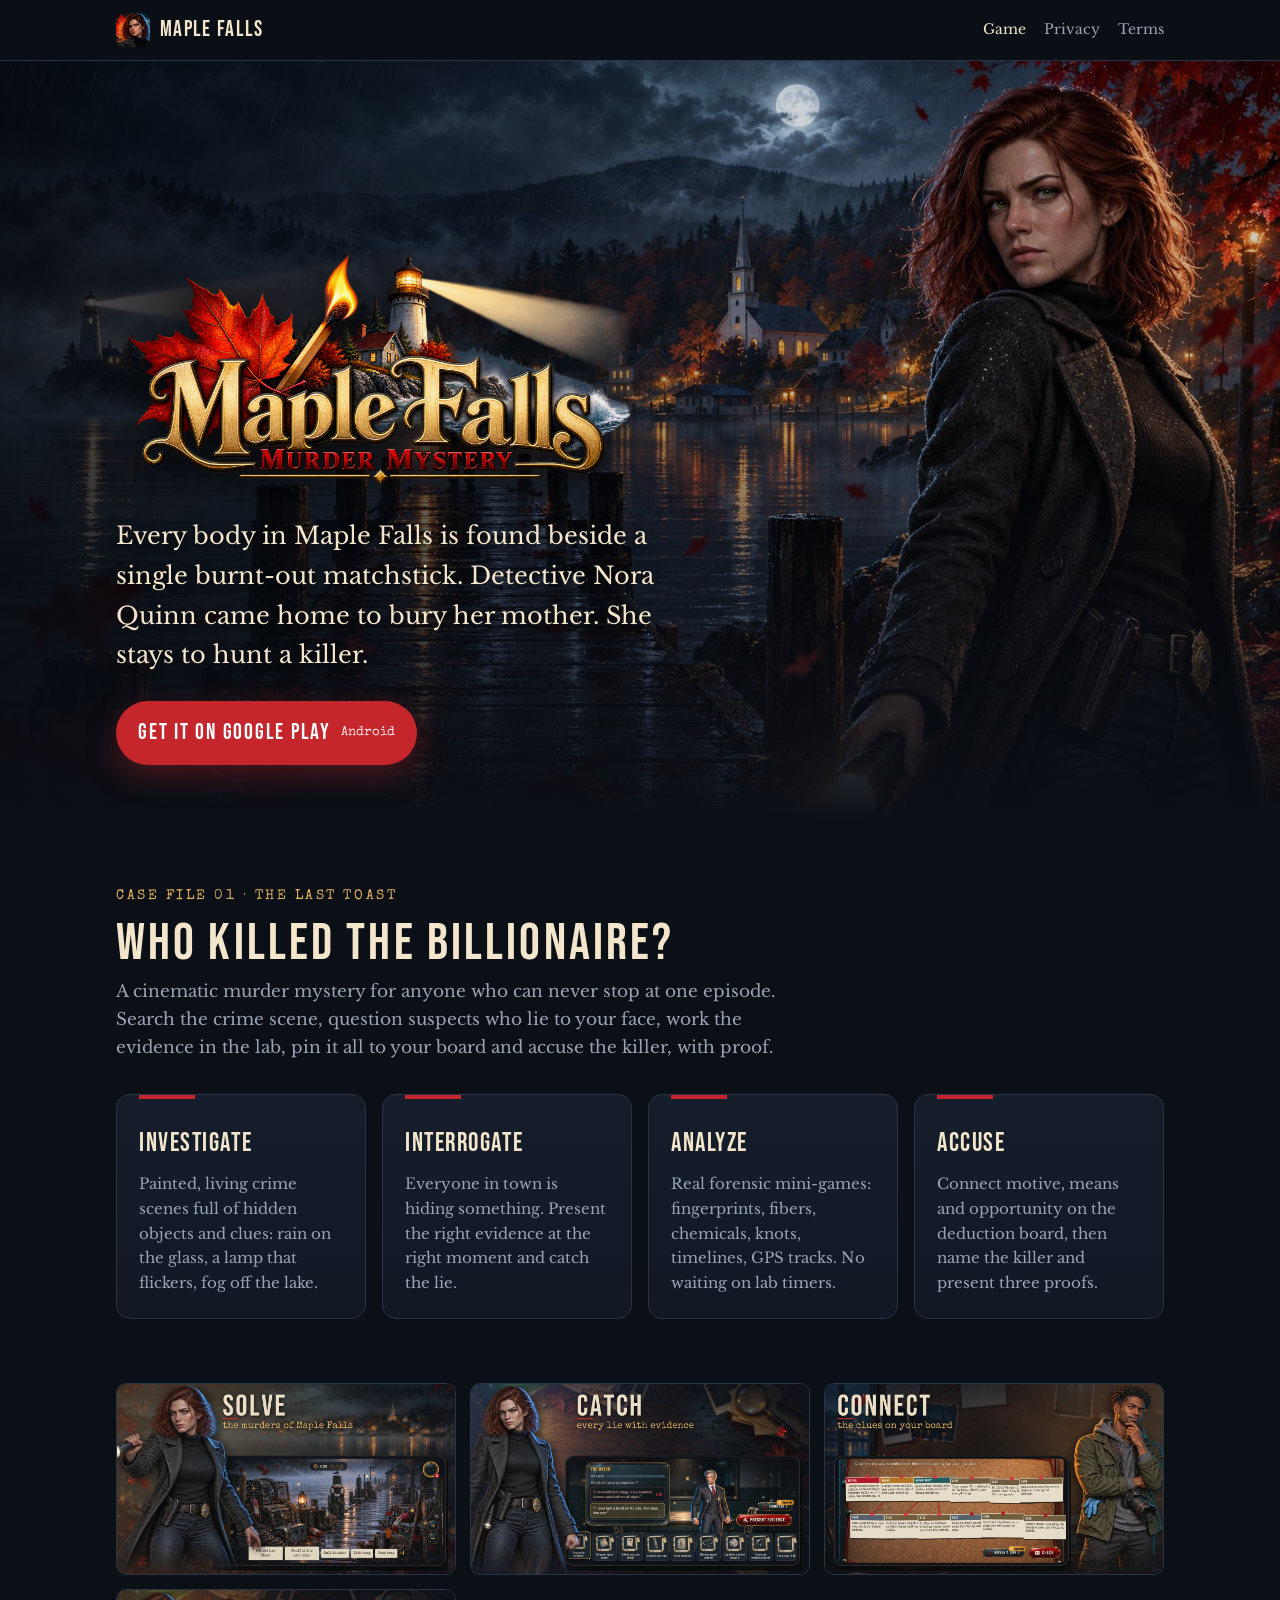
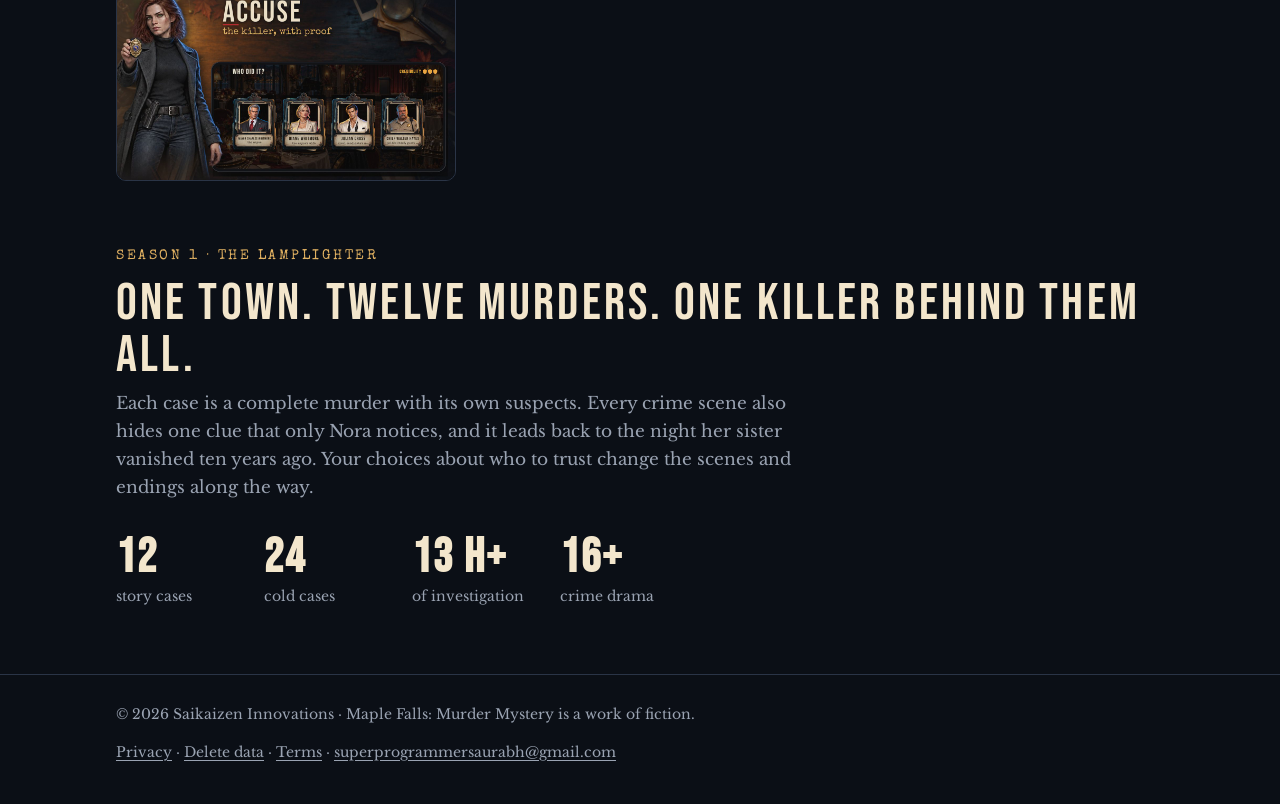
<file: index.html>
<!doctype html>
<html lang="en">
<head>
<meta charset="utf-8">
<meta name="viewport" content="width=device-width, initial-scale=1">
<title>Maple Falls: Murder Mystery</title>
<meta name="description" content="A cinematic detective game for Android. Search crime scenes, catch the lies, connect the clues and accuse the killer in a small New England lake town with a secret.">
<meta property="og:title" content="Maple Falls: Murder Mystery">
<meta property="og:description" content="Every body in Maple Falls is found beside a burnt-out matchstick. Find out who keeps lighting them.">
<meta property="og:image" content="img/hero.jpg">
<link rel="icon" href="img/favicon.png">
<link rel="preconnect" href="https://fonts.googleapis.com">
<link rel="preconnect" href="https://fonts.gstatic.com" crossorigin>
<link href="https://fonts.googleapis.com/css2?family=Bebas+Neue&family=Libre+Baskerville:ital,wght@0,400;0,700;1,400&family=Special+Elite&display=swap" rel="stylesheet">
<link rel="stylesheet" href="style.css">
</head>
<body>
<header class="bar"><div class="wrap">
  <a class="home" href="./"><img src="img/icon.png" alt=""><span class="display" style="font-size:22px">Maple Falls</span></a>
  <nav><a href="./" aria-current="page">Game</a><a href="privacy.html">Privacy</a><a href="terms.html">Terms</a></nav>
</div></header>

<div class="hero">
  <div class="wrap">
    <h1 style="margin:0"><img class="logo" src="img/logo.png" alt="Maple Falls: Murder Mystery"></h1>
    <p class="tag">Every body in Maple Falls is found beside a single burnt-out matchstick. Detective Nora Quinn came home to bury her mother. She stays to hunt a killer.</p>
    <a class="cta" href="https://play.google.com/store/apps/details?id=com.maplefalls.maple_falls">Get it on Google Play <small>Android</small></a>
  </div>
</div>

<main>
  <section>
    <div class="wrap">
      <p class="kicker type">Case file 01 · The Last Toast</p>
      <h2 class="display">Who killed the billionaire?</h2>
      <p class="lede">A cinematic murder mystery for anyone who can never stop at one episode. Search the crime scene,
        question suspects who lie to your face, work the evidence in the lab, pin it all to your board and accuse the
        killer, with proof.</p>
      <div class="grid">
        <div class="card"><h3 class="display">Investigate</h3><p>Painted, living crime scenes full of hidden objects and clues: rain on the glass, a lamp that flickers, fog off the lake.</p></div>
        <div class="card"><h3 class="display">Interrogate</h3><p>Everyone in town is hiding something. Present the right evidence at the right moment and catch the lie.</p></div>
        <div class="card"><h3 class="display">Analyze</h3><p>Real forensic mini-games: fingerprints, fibers, chemicals, knots, timelines, GPS tracks. No waiting on lab timers.</p></div>
        <div class="card"><h3 class="display">Accuse</h3><p>Connect motive, means and opportunity on the deduction board, then name the killer and present three proofs.</p></div>
      </div>
    </div>
  </section>

  <section style="padding-top:0">
    <div class="wrap">
      <div class="shots">
        <img src="img/shot_01.jpg" alt="Searching a crime scene for hidden clues" loading="lazy">
        <img src="img/shot_02.jpg" alt="Catching a suspect's lie in an interrogation" loading="lazy">
        <img src="img/shot_03.jpg" alt="Connecting the clues on the deduction board" loading="lazy">
        <img src="img/shot_04.jpg" alt="Accusing the killer with proof" loading="lazy">
      </div>
    </div>
  </section>

  <section style="padding-top:0">
    <div class="wrap">
      <p class="kicker type">Season 1 · The Lamplighter</p>
      <h2 class="display">One town. Twelve murders. One killer behind them all.</h2>
      <p class="lede">Each case is a complete murder with its own suspects. Every crime scene also hides one clue that
        only Nora notices, and it leads back to the night her sister vanished ten years ago. Your choices about who to
        trust change the scenes and endings along the way.</p>
      <div class="stats">
        <div><b>12</b><span>story cases</span></div>
        <div><b>24</b><span>cold cases</span></div>
        <div><b>13 h+</b><span>of investigation</span></div>
        <div><b>16+</b><span>crime drama</span></div>
      </div>
    </div>
  </section>
</main>

<footer><div class="wrap">
  <span>© 2026 Saikaizen Innovations · Maple Falls: Murder Mystery is a work of fiction.</span>
  <span><a href="privacy.html">Privacy</a> · <a href="delete-data.html">Delete data</a> · <a href="terms.html">Terms</a> · <a href="mailto:superprogrammersaurabh@gmail.com">superprogrammersaurabh@gmail.com</a></span>
</div></footer>
</body>
</html>
</file>
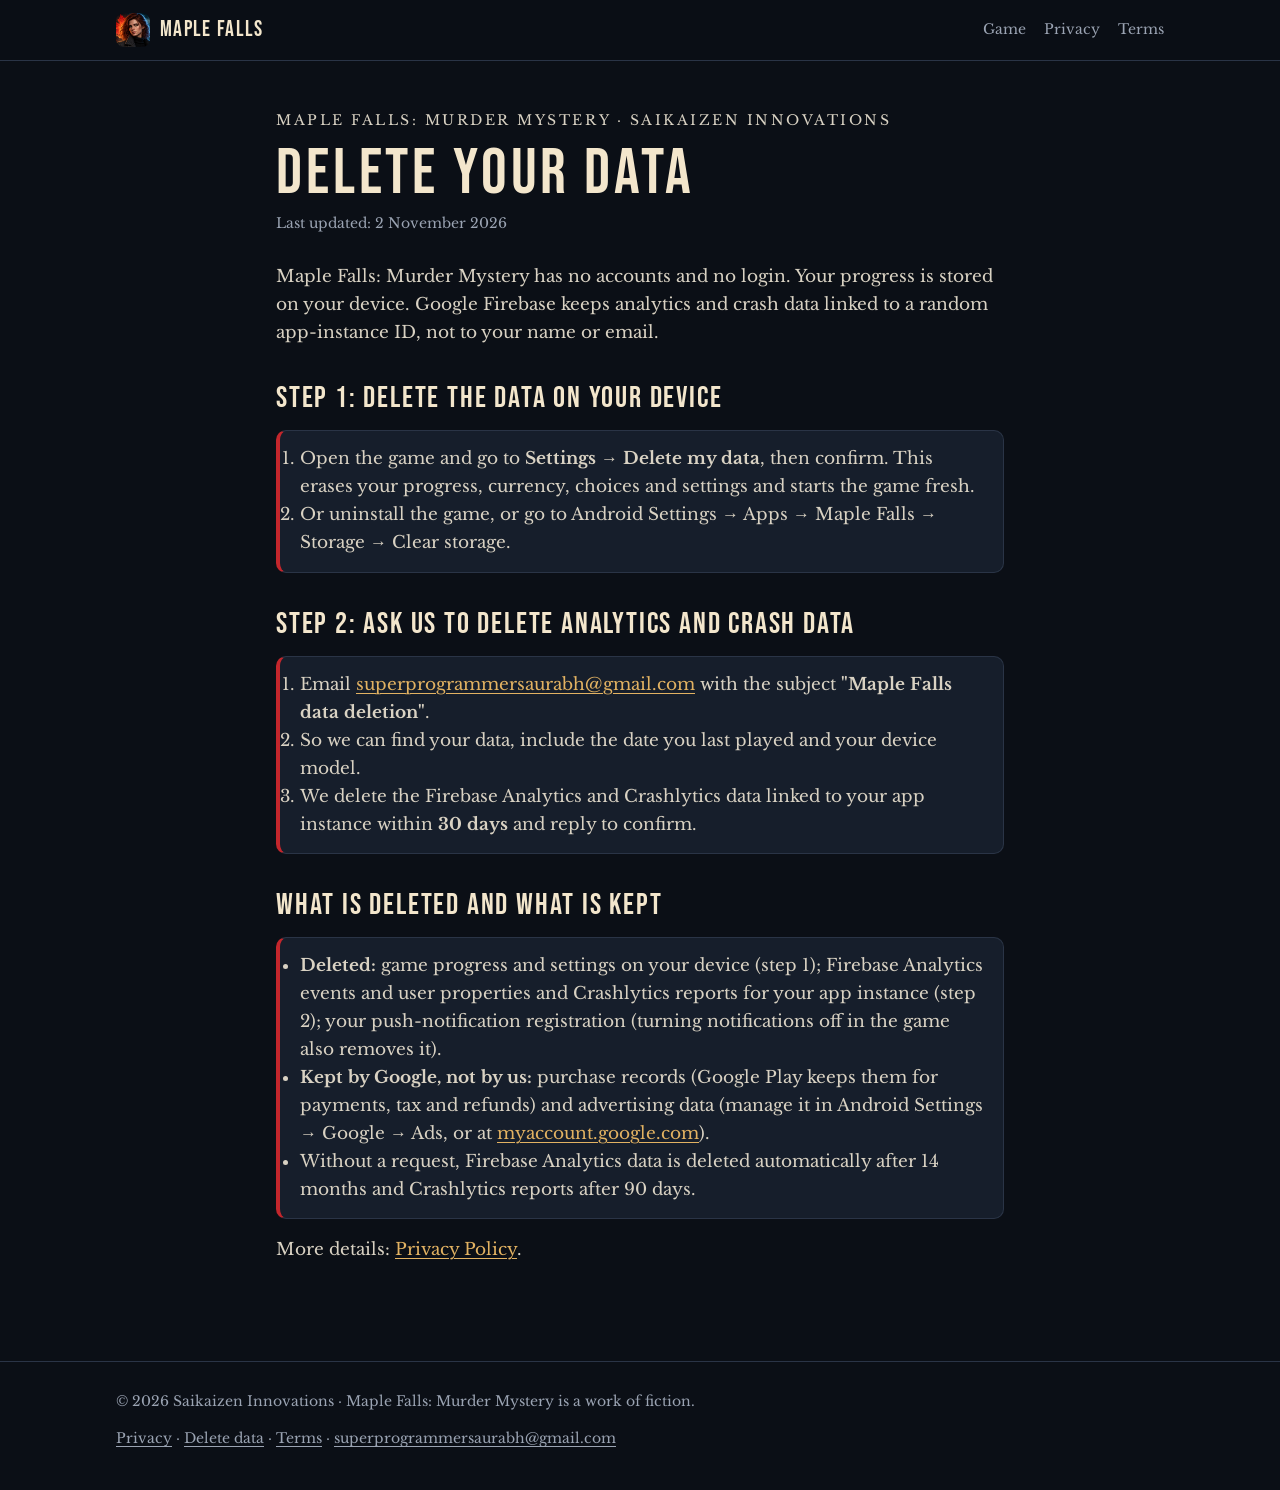
<file: delete-data.html>
<!doctype html>
<html lang="en">
<head>
<meta charset="utf-8">
<meta name="viewport" content="width=device-width, initial-scale=1">
<title>Delete Your Data: Maple Falls: Murder Mystery</title>
<meta name="description" content="How to delete your data from Maple Falls: Murder Mystery.">
<link rel="icon" href="img/favicon.png">
<link rel="preconnect" href="https://fonts.googleapis.com">
<link rel="preconnect" href="https://fonts.gstatic.com" crossorigin>
<link href="https://fonts.googleapis.com/css2?family=Bebas+Neue&family=Libre+Baskerville:ital,wght@0,400;0,700;1,400&family=Special+Elite&display=swap" rel="stylesheet">
<link rel="stylesheet" href="style.css">
</head>
<body>
<header class="bar"><div class="wrap">
  <a class="home" href="./"><img src="img/icon.png" alt=""><span class="display" style="font-size:22px">Maple Falls</span></a>
  <nav><a href="./">Game</a><a href="privacy.html">Privacy</a><a href="terms.html">Terms</a></nav>
</div></header>
<main class="doc">
<p class="kicker">Maple Falls: Murder Mystery · Saikaizen Innovations</p>
<h1 class="display">Delete your data</h1>
<p class="meta">Last updated: 2 November 2026</p>
<p>Maple Falls: Murder Mystery has no accounts and no login. Your progress is stored on your device. Google Firebase keeps analytics and crash data linked to a random app-instance ID, not to your name or email.</p>
<h2 class="display">Step 1: delete the data on your device</h2>
<ol class="short"><li>Open the game and go to <strong>Settings → Delete my data</strong>, then confirm. This erases your progress, currency, choices and settings and starts the game fresh.</li><li>Or uninstall the game, or go to Android Settings → Apps → Maple Falls → Storage → Clear storage.</li></ol>
<h2 class="display">Step 2: ask us to delete analytics and crash data</h2>
<ol class="short"><li>Email <a href="mailto:superprogrammersaurabh@gmail.com?subject=Maple%20Falls%20data%20deletion">superprogrammersaurabh@gmail.com</a> with the subject <strong>"Maple Falls data deletion"</strong>.</li><li>So we can find your data, include the date you last played and your device model.</li><li>We delete the Firebase Analytics and Crashlytics data linked to your app instance within <strong>30 days</strong> and reply to confirm.</li></ol>
<h2 class="display">What is deleted and what is kept</h2>
<ul class="short"><li><strong>Deleted:</strong> game progress and settings on your device (step 1); Firebase Analytics events and user properties and Crashlytics reports for your app instance (step 2); your push-notification registration (turning notifications off in the game also removes it).</li><li><strong>Kept by Google, not by us:</strong> purchase records (Google Play keeps them for payments, tax and refunds) and advertising data (manage it in Android Settings → Google → Ads, or at <a href="https://myaccount.google.com">myaccount.google.com</a>).</li><li>Without a request, Firebase Analytics data is deleted automatically after 14 months and Crashlytics reports after 90 days.</li></ul>
<p>More details: <a href="privacy.html">Privacy Policy</a>.</p>
</main>
<footer><div class="wrap">
  <span>© 2026 Saikaizen Innovations · Maple Falls: Murder Mystery is a work of fiction.</span>
  <span><a href="privacy.html">Privacy</a> · <a href="delete-data.html">Delete data</a> · <a href="terms.html">Terms</a> · <a href="mailto:superprogrammersaurabh@gmail.com">superprogrammersaurabh@gmail.com</a></span>
</div></footer>
</body>
</html>
</file>
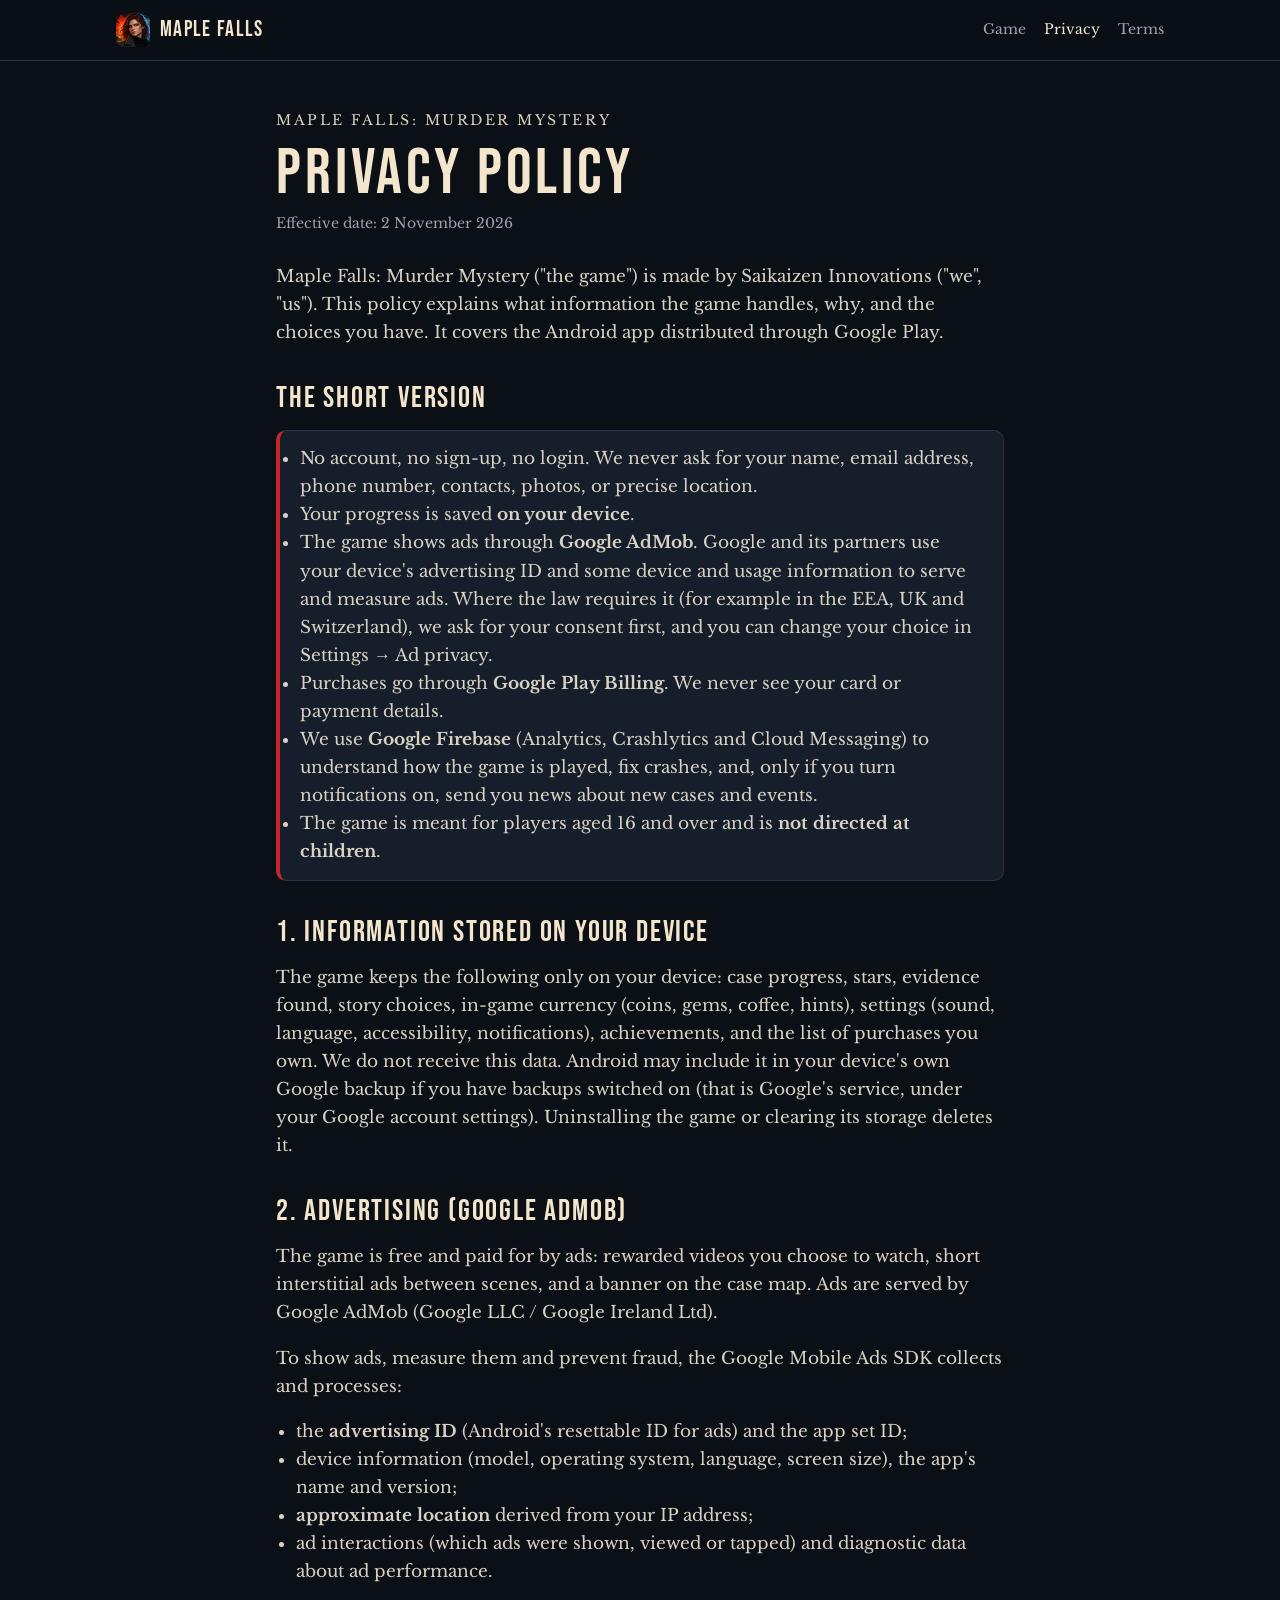
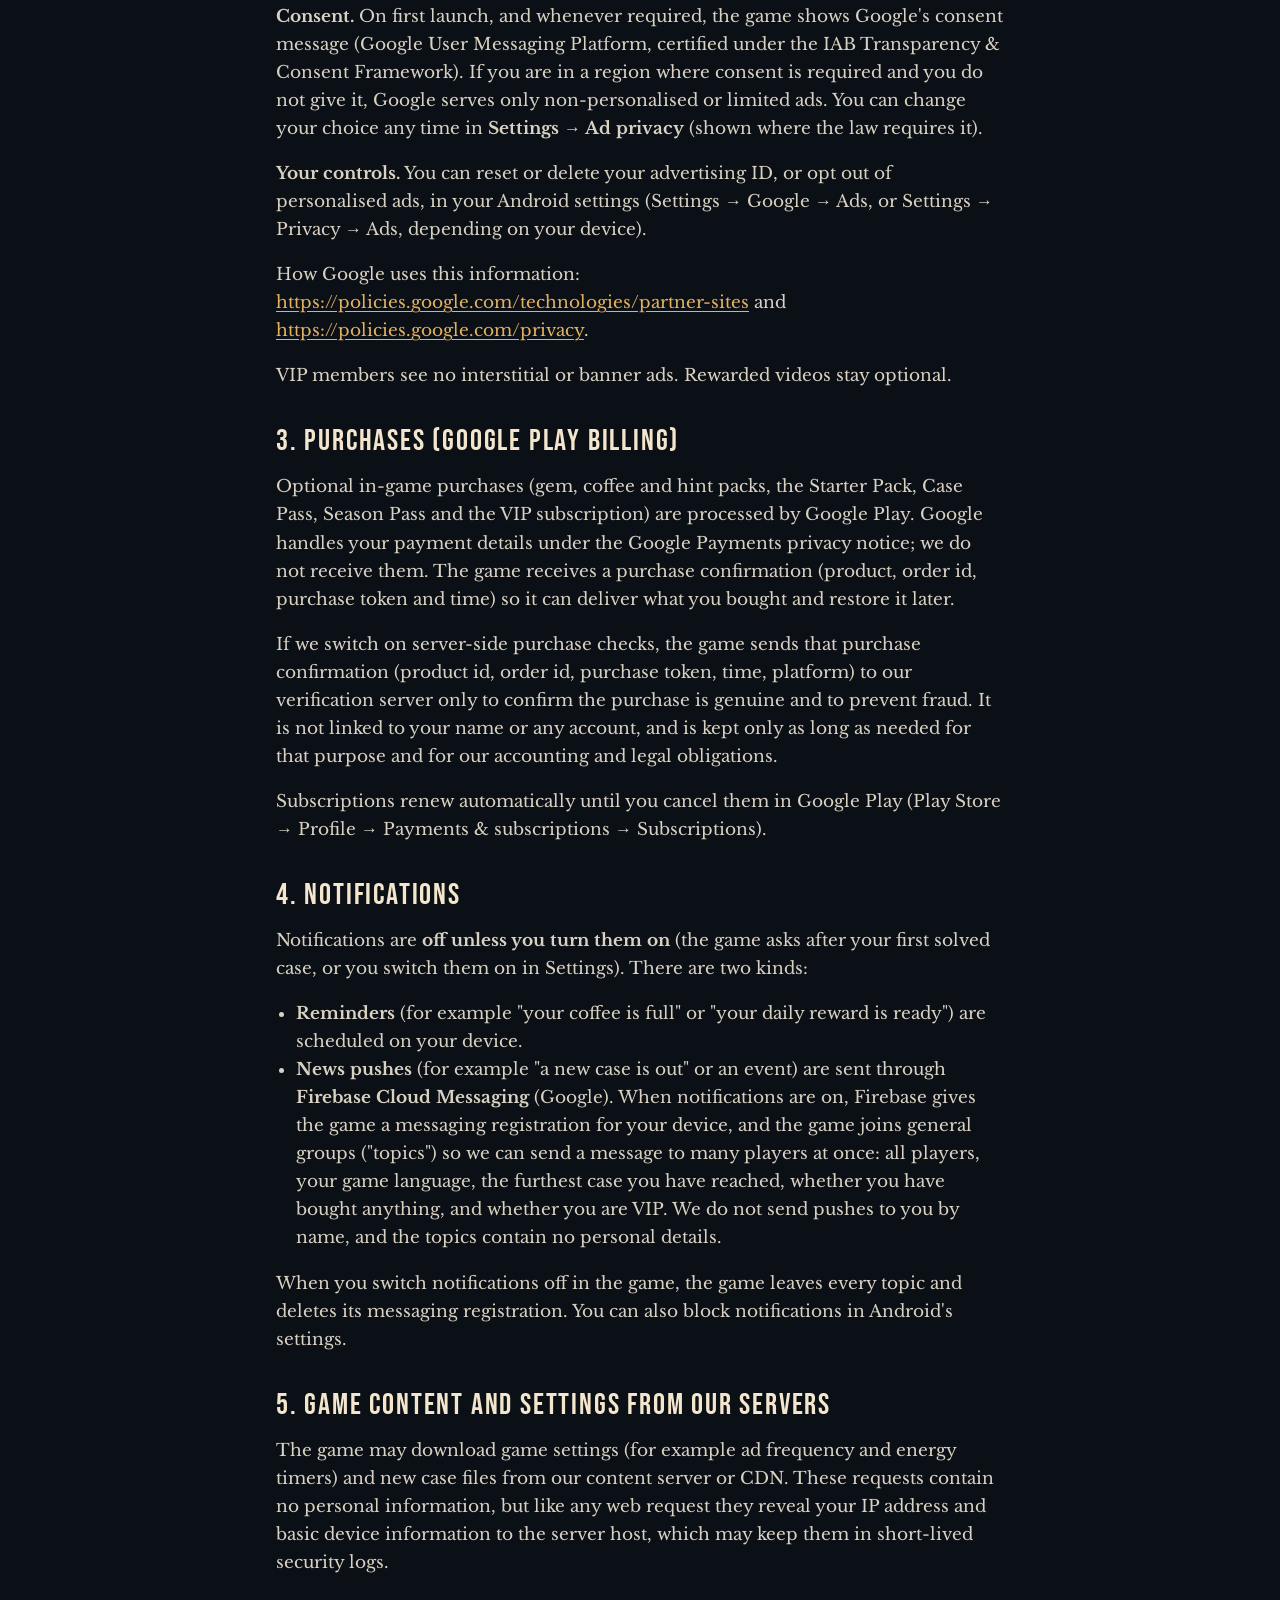
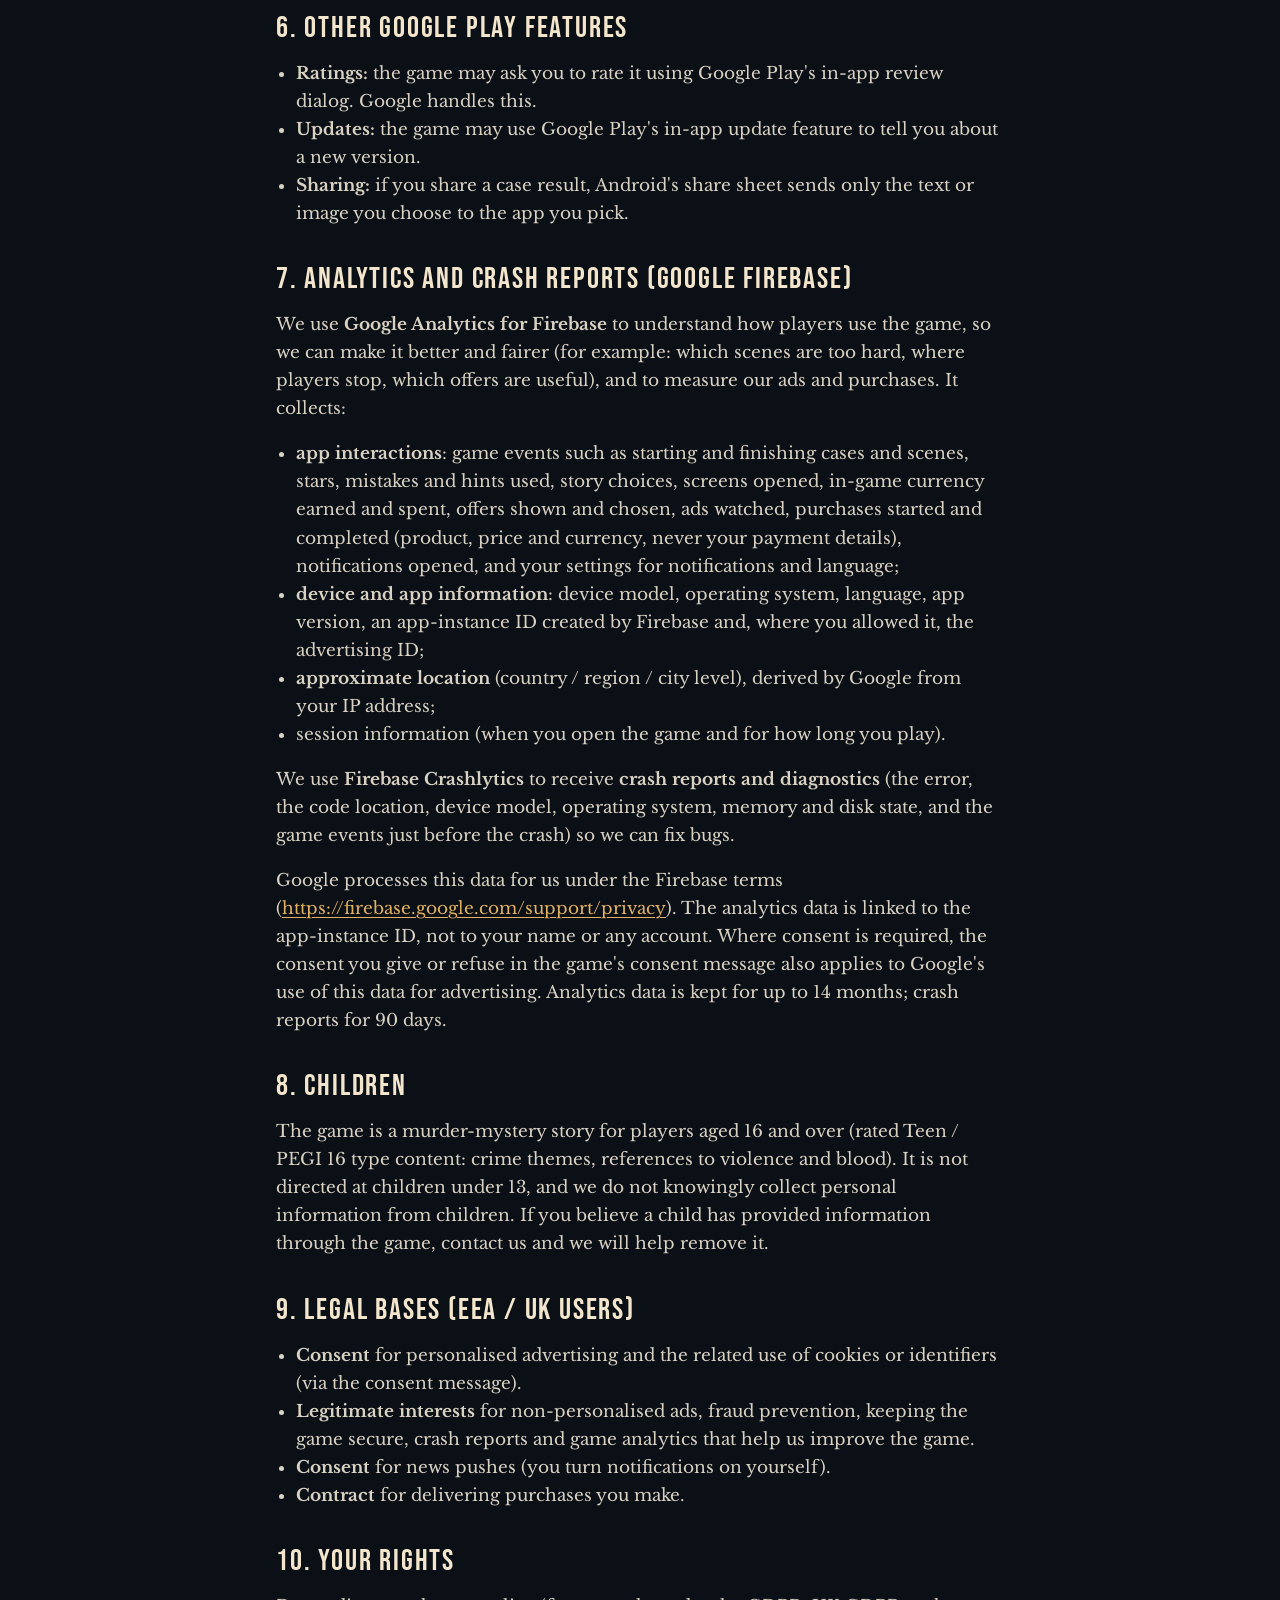
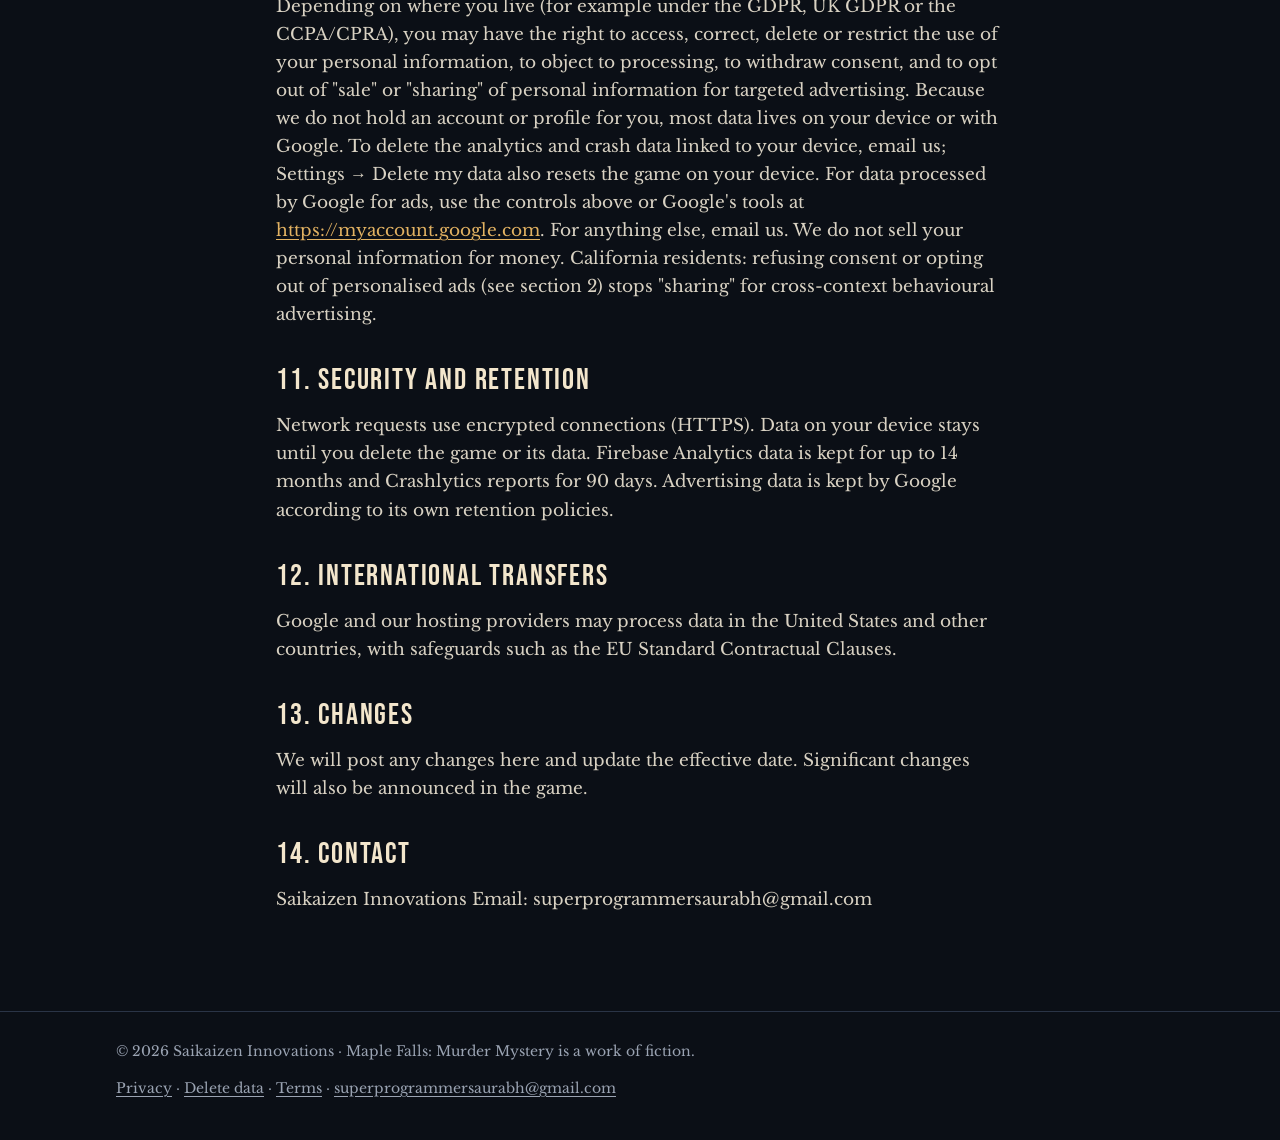
<file: privacy.html>
<!doctype html>
<html lang="en">
<head>
<meta charset="utf-8">
<meta name="viewport" content="width=device-width, initial-scale=1">
<title>Privacy Policy: Maple Falls: Murder Mystery</title>
<meta name="description" content="Privacy policy of Maple Falls: Murder Mystery.">
<link rel="icon" href="img/favicon.png">
<link rel="preconnect" href="https://fonts.googleapis.com">
<link rel="preconnect" href="https://fonts.gstatic.com" crossorigin>
<link href="https://fonts.googleapis.com/css2?family=Bebas+Neue&family=Libre+Baskerville:ital,wght@0,400;0,700;1,400&family=Special+Elite&display=swap" rel="stylesheet">
<link rel="stylesheet" href="style.css">
</head>
<body>
<header class="bar"><div class="wrap">
  <a class="home" href="./"><img src="img/icon.png" alt=""><span class="display" style="font-size:22px">Maple Falls</span></a>
  <nav><a href="./">Game</a><a href="privacy.html" aria-current="page">Privacy</a><a href="terms.html">Terms</a></nav>
</div></header>
<main class="doc">
<p class="kicker">Maple Falls: Murder Mystery</p>
<h1 class="display">Privacy Policy</h1>
<p class="meta">Effective date: 2 November 2026</p>
<p>Maple Falls: Murder Mystery ("the game") is made by Saikaizen Innovations ("we", "us"). This policy explains what information the game handles, why, and the choices you have. It covers the Android app distributed through Google Play.</p>
<h2 class="display">The short version</h2>
<ul class="short"><li>No account, no sign-up, no login. We never ask for your name, email address, phone number, contacts, photos, or precise location.</li><li>Your progress is saved <strong>on your device</strong>.</li><li>The game shows ads through <strong>Google AdMob</strong>. Google and its partners use your device's advertising ID and some device and usage information to serve and measure ads. Where the law requires it (for example in the EEA, UK and Switzerland), we ask for your consent first, and you can change your choice in Settings → Ad privacy.</li><li>Purchases go through <strong>Google Play Billing</strong>. We never see your card or payment details.</li><li>We use <strong>Google Firebase</strong> (Analytics, Crashlytics and Cloud Messaging) to understand how the game is played, fix crashes, and, only if you turn notifications on, send you news about new cases and events.</li><li>The game is meant for players aged 16 and over and is <strong>not directed at children</strong>.</li></ul>
<h2 class="display">1. Information stored on your device</h2>
<p>The game keeps the following only on your device: case progress, stars, evidence found, story choices, in-game currency (coins, gems, coffee, hints), settings (sound, language, accessibility, notifications), achievements, and the list of purchases you own. We do not receive this data. Android may include it in your device's own Google backup if you have backups switched on (that is Google's service, under your Google account settings). Uninstalling the game or clearing its storage deletes it.</p>
<h2 class="display">2. Advertising (Google AdMob)</h2>
<p>The game is free and paid for by ads: rewarded videos you choose to watch, short interstitial ads between scenes, and a banner on the case map. Ads are served by Google AdMob (Google LLC / Google Ireland Ltd).</p>
<p>To show ads, measure them and prevent fraud, the Google Mobile Ads SDK collects and processes:</p>
<ul><li>the <strong>advertising ID</strong> (Android's resettable ID for ads) and the app set ID;</li><li>device information (model, operating system, language, screen size), the app's name and version;</li><li><strong>approximate location</strong> derived from your IP address;</li><li>ad interactions (which ads were shown, viewed or tapped) and diagnostic data about ad performance.</li></ul>
<p><strong>Consent.</strong> On first launch, and whenever required, the game shows Google's consent message (Google User Messaging Platform, certified under the IAB Transparency &amp; Consent Framework). If you are in a region where consent is required and you do not give it, Google serves only non-personalised or limited ads. You can change your choice any time in <strong>Settings → Ad privacy</strong> (shown where the law requires it).</p>
<p><strong>Your controls.</strong> You can reset or delete your advertising ID, or opt out of personalised ads, in your Android settings (Settings → Google → Ads, or Settings → Privacy → Ads, depending on your device).</p>
<p>How Google uses this information: <a href="https://policies.google.com/technologies/partner-sites">https://policies.google.com/technologies/partner-sites</a> and <a href="https://policies.google.com/privacy">https://policies.google.com/privacy</a>.</p>
<p>VIP members see no interstitial or banner ads. Rewarded videos stay optional.</p>
<h2 class="display">3. Purchases (Google Play Billing)</h2>
<p>Optional in-game purchases (gem, coffee and hint packs, the Starter Pack, Case Pass, Season Pass and the VIP subscription) are processed by Google Play. Google handles your payment details under the Google Payments privacy notice; we do not receive them. The game receives a purchase confirmation (product, order id, purchase token and time) so it can deliver what you bought and restore it later.</p>
<p>If we switch on server-side purchase checks, the game sends that purchase confirmation (product id, order id, purchase token, time, platform) to our verification server only to confirm the purchase is genuine and to prevent fraud. It is not linked to your name or any account, and is kept only as long as needed for that purpose and for our accounting and legal obligations.</p>
<p>Subscriptions renew automatically until you cancel them in Google Play (Play Store → Profile → Payments &amp; subscriptions → Subscriptions).</p>
<h2 class="display">4. Notifications</h2>
<p>Notifications are <strong>off unless you turn them on</strong> (the game asks after your first solved case, or you switch them on in Settings). There are two kinds:</p>
<ul><li><strong>Reminders</strong> (for example "your coffee is full" or "your daily reward is ready") are scheduled on your device.</li><li><strong>News pushes</strong> (for example "a new case is out" or an event) are sent through <strong>Firebase Cloud Messaging</strong> (Google). When notifications are on, Firebase gives the game a messaging registration for your device, and the game joins general groups ("topics") so we can send a message to many players at once: all players, your game language, the furthest case you have reached, whether you have bought anything, and whether you are VIP. We do not send pushes to you by name, and the topics contain no personal details.</li></ul>
<p>When you switch notifications off in the game, the game leaves every topic and deletes its messaging registration. You can also block notifications in Android's settings.</p>
<h2 class="display">5. Game content and settings from our servers</h2>
<p>The game may download game settings (for example ad frequency and energy timers) and new case files from our content server or CDN. These requests contain no personal information, but like any web request they reveal your IP address and basic device information to the server host, which may keep them in short-lived security logs.</p>
<h2 class="display">6. Other Google Play features</h2>
<ul><li><strong>Ratings:</strong> the game may ask you to rate it using Google Play's in-app review dialog. Google handles this.</li><li><strong>Updates:</strong> the game may use Google Play's in-app update feature to tell you about a new version.</li><li><strong>Sharing:</strong> if you share a case result, Android's share sheet sends only the text or image you choose to the app you pick.</li></ul>
<h2 class="display">7. Analytics and crash reports (Google Firebase)</h2>
<p>We use <strong>Google Analytics for Firebase</strong> to understand how players use the game, so we can make it better and fairer (for example: which scenes are too hard, where players stop, which offers are useful), and to measure our ads and purchases. It collects:</p>
<ul><li><strong>app interactions</strong>: game events such as starting and finishing cases and scenes, stars, mistakes and hints used, story choices, screens opened, in-game currency earned and spent, offers shown and chosen, ads watched, purchases started and completed (product, price and currency, never your payment details), notifications opened, and your settings for notifications and language;</li><li><strong>device and app information</strong>: device model, operating system, language, app version, an app-instance ID created by Firebase and, where you allowed it, the advertising ID;</li><li><strong>approximate location</strong> (country / region / city level), derived by Google from your IP address;</li><li>session information (when you open the game and for how long you play).</li></ul>
<p>We use <strong>Firebase Crashlytics</strong> to receive <strong>crash reports and diagnostics</strong> (the error, the code location, device model, operating system, memory and disk state, and the game events just before the crash) so we can fix bugs.</p>
<p>Google processes this data for us under the Firebase terms (<a href="https://firebase.google.com/support/privacy">https://firebase.google.com/support/privacy</a>). The analytics data is linked to the app-instance ID, not to your name or any account. Where consent is required, the consent you give or refuse in the game's consent message also applies to Google's use of this data for advertising. Analytics data is kept for up to 14 months; crash reports for 90 days.</p>
<h2 class="display">8. Children</h2>
<p>The game is a murder-mystery story for players aged 16 and over (rated Teen / PEGI 16 type content: crime themes, references to violence and blood). It is not directed at children under 13, and we do not knowingly collect personal information from children. If you believe a child has provided information through the game, contact us and we will help remove it.</p>
<h2 class="display">9. Legal bases (EEA / UK users)</h2>
<ul><li><strong>Consent</strong> for personalised advertising and the related use of cookies or identifiers (via the consent message).</li><li><strong>Legitimate interests</strong> for non-personalised ads, fraud prevention, keeping the game secure, crash reports and game analytics that help us improve the game.</li><li><strong>Consent</strong> for news pushes (you turn notifications on yourself).</li><li><strong>Contract</strong> for delivering purchases you make.</li></ul>
<h2 class="display">10. Your rights</h2>
<p>Depending on where you live (for example under the GDPR, UK GDPR or the CCPA/CPRA), you may have the right to access, correct, delete or restrict the use of your personal information, to object to processing, to withdraw consent, and to opt out of "sale" or "sharing" of personal information for targeted advertising. Because we do not hold an account or profile for you, most data lives on your device or with Google. To delete the analytics and crash data linked to your device, email us; Settings → Delete my data also resets the game on your device. For data processed by Google for ads, use the controls above or Google's tools at <a href="https://myaccount.google.com">https://myaccount.google.com</a>. For anything else, email us. We do not sell your personal information for money. California residents: refusing consent or opting out of personalised ads (see section 2) stops "sharing" for cross-context behavioural advertising.</p>
<h2 class="display">11. Security and retention</h2>
<p>Network requests use encrypted connections (HTTPS). Data on your device stays until you delete the game or its data. Firebase Analytics data is kept for up to 14 months and Crashlytics reports for 90 days. Advertising data is kept by Google according to its own retention policies.</p>
<h2 class="display">12. International transfers</h2>
<p>Google and our hosting providers may process data in the United States and other countries, with safeguards such as the EU Standard Contractual Clauses.</p>
<h2 class="display">13. Changes</h2>
<p>We will post any changes here and update the effective date. Significant changes will also be announced in the game.</p>
<h2 class="display">14. Contact</h2>
<p>Saikaizen Innovations Email: superprogrammersaurabh@gmail.com</p>
</main>
<footer><div class="wrap">
  <span>© 2026 Saikaizen Innovations · Maple Falls: Murder Mystery is a work of fiction.</span>
  <span><a href="privacy.html">Privacy</a> · <a href="delete-data.html">Delete data</a> · <a href="terms.html">Terms</a> · <a href="mailto:superprogrammersaurabh@gmail.com">superprogrammersaurabh@gmail.com</a></span>
</div></footer>
</body>
</html>
</file>
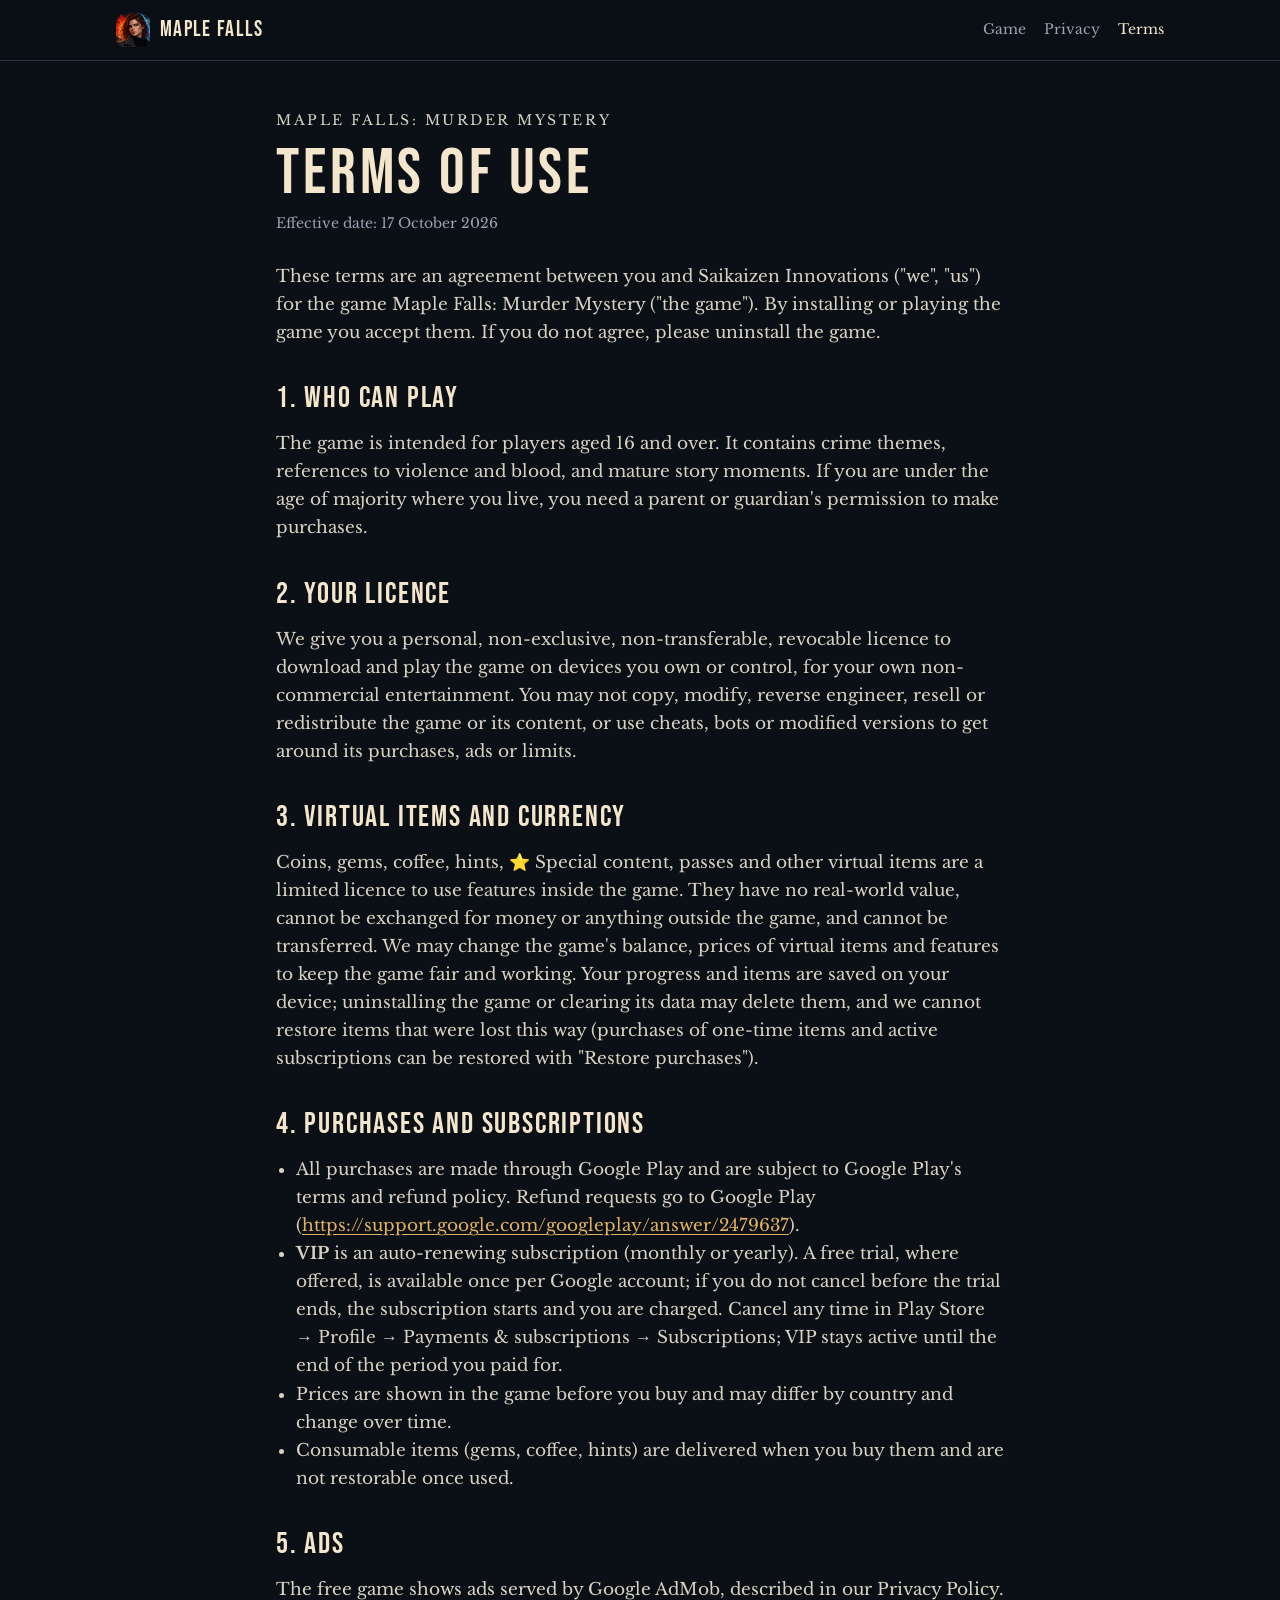
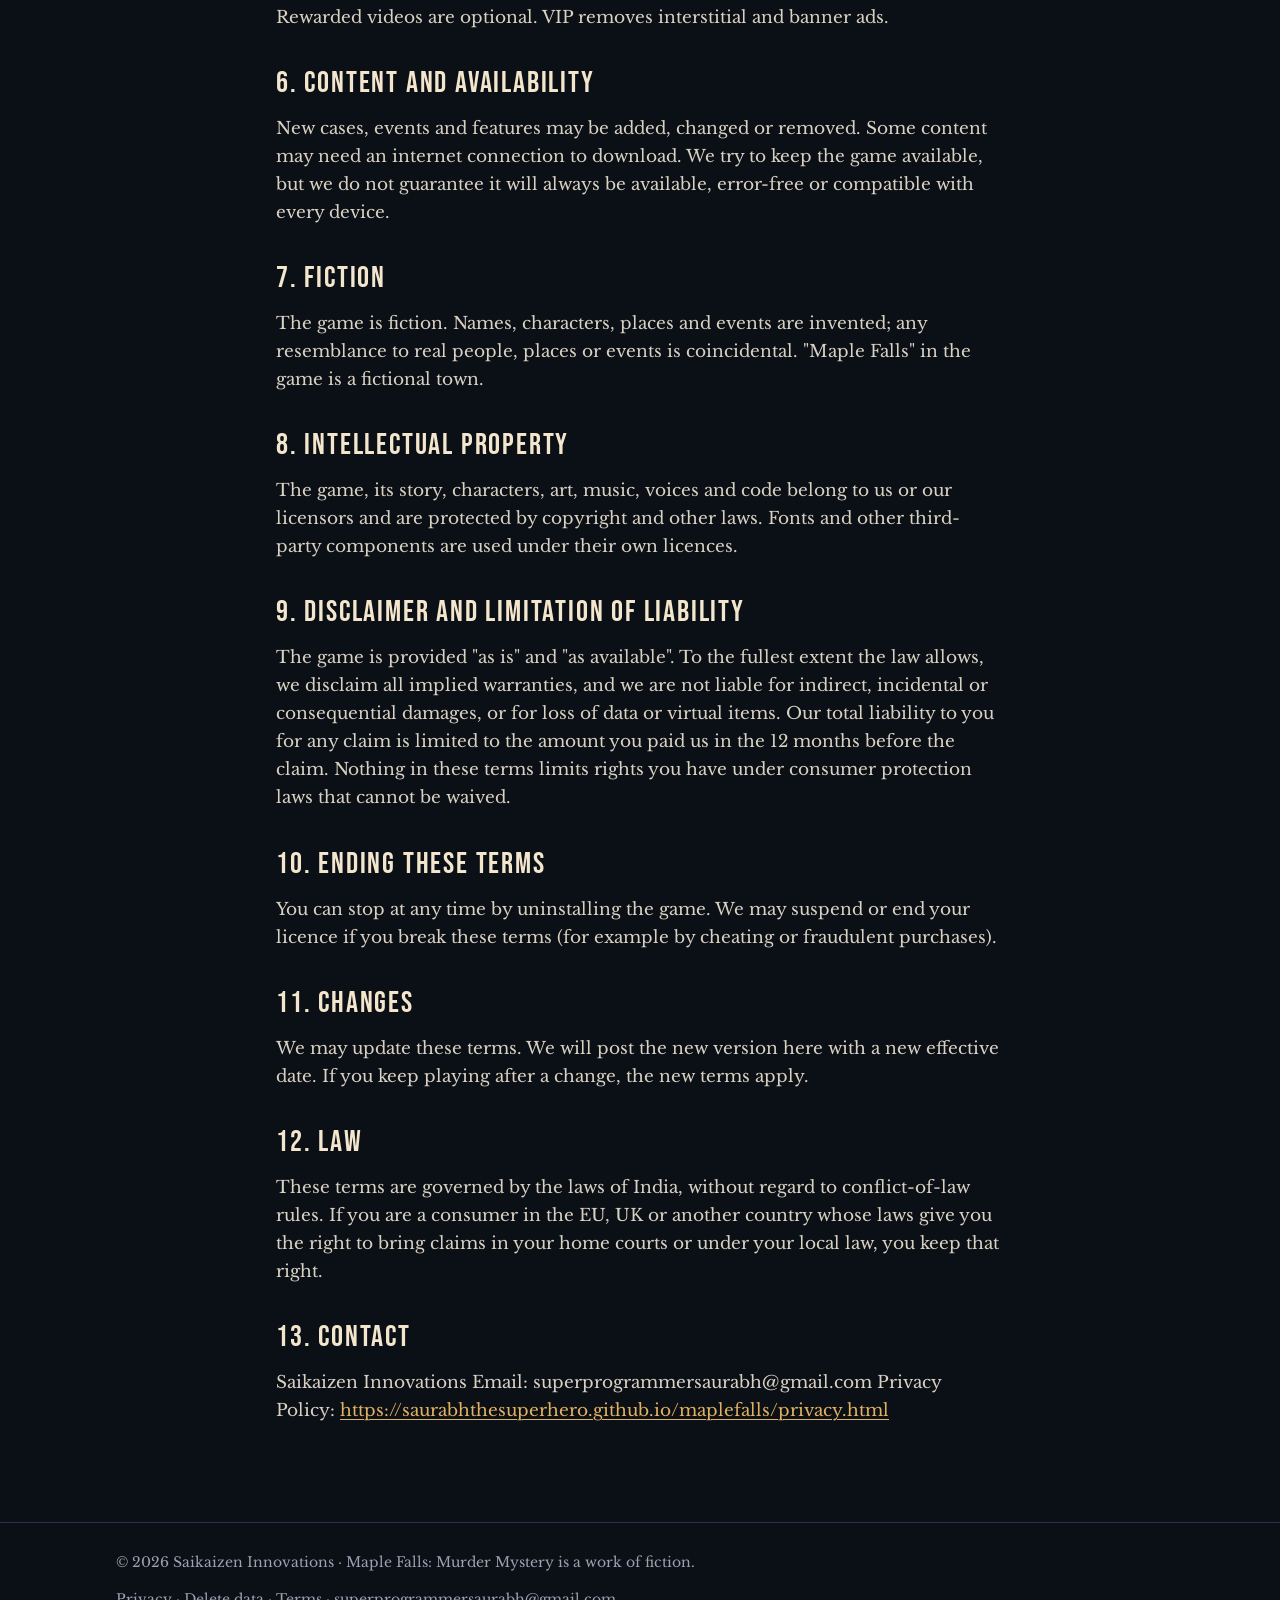
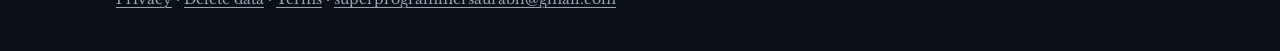
<file: terms.html>
<!doctype html>
<html lang="en">
<head>
<meta charset="utf-8">
<meta name="viewport" content="width=device-width, initial-scale=1">
<title>Terms of Use: Maple Falls: Murder Mystery</title>
<meta name="description" content="Terms of use of Maple Falls: Murder Mystery.">
<link rel="icon" href="img/favicon.png">
<link rel="preconnect" href="https://fonts.googleapis.com">
<link rel="preconnect" href="https://fonts.gstatic.com" crossorigin>
<link href="https://fonts.googleapis.com/css2?family=Bebas+Neue&family=Libre+Baskerville:ital,wght@0,400;0,700;1,400&family=Special+Elite&display=swap" rel="stylesheet">
<link rel="stylesheet" href="style.css">
</head>
<body>
<header class="bar"><div class="wrap">
  <a class="home" href="./"><img src="img/icon.png" alt=""><span class="display" style="font-size:22px">Maple Falls</span></a>
  <nav><a href="./">Game</a><a href="privacy.html">Privacy</a><a href="terms.html" aria-current="page">Terms</a></nav>
</div></header>
<main class="doc">
<p class="kicker">Maple Falls: Murder Mystery</p>
<h1 class="display">Terms of Use</h1>
<p class="meta">Effective date: 17 October 2026</p>
<p>These terms are an agreement between you and Saikaizen Innovations ("we", "us") for the game Maple Falls: Murder Mystery ("the game"). By installing or playing the game you accept them. If you do not agree, please uninstall the game.</p>
<h2 class="display">1. Who can play</h2>
<p>The game is intended for players aged 16 and over. It contains crime themes, references to violence and blood, and mature story moments. If you are under the age of majority where you live, you need a parent or guardian's permission to make purchases.</p>
<h2 class="display">2. Your licence</h2>
<p>We give you a personal, non-exclusive, non-transferable, revocable licence to download and play the game on devices you own or control, for your own non-commercial entertainment. You may not copy, modify, reverse engineer, resell or redistribute the game or its content, or use cheats, bots or modified versions to get around its purchases, ads or limits.</p>
<h2 class="display">3. Virtual items and currency</h2>
<p>Coins, gems, coffee, hints, ⭐ Special content, passes and other virtual items are a limited licence to use features inside the game. They have no real-world value, cannot be exchanged for money or anything outside the game, and cannot be transferred. We may change the game's balance, prices of virtual items and features to keep the game fair and working. Your progress and items are saved on your device; uninstalling the game or clearing its data may delete them, and we cannot restore items that were lost this way (purchases of one-time items and active subscriptions can be restored with "Restore purchases").</p>
<h2 class="display">4. Purchases and subscriptions</h2>
<ul><li>All purchases are made through Google Play and are subject to Google Play's terms and refund policy. Refund requests go to Google Play (<a href="https://support.google.com/googleplay/answer/2479637">https://support.google.com/googleplay/answer/2479637</a>).</li><li><strong>VIP</strong> is an auto-renewing subscription (monthly or yearly). A free trial, where offered, is available once per Google account; if you do not cancel before the trial ends, the subscription starts and you are charged. Cancel any time in Play Store → Profile → Payments &amp; subscriptions → Subscriptions; VIP stays active until the end of the period you paid for.</li><li>Prices are shown in the game before you buy and may differ by country and change over time.</li><li>Consumable items (gems, coffee, hints) are delivered when you buy them and are not restorable once used.</li></ul>
<h2 class="display">5. Ads</h2>
<p>The free game shows ads served by Google AdMob, described in our Privacy Policy. Rewarded videos are optional. VIP removes interstitial and banner ads.</p>
<h2 class="display">6. Content and availability</h2>
<p>New cases, events and features may be added, changed or removed. Some content may need an internet connection to download. We try to keep the game available, but we do not guarantee it will always be available, error-free or compatible with every device.</p>
<h2 class="display">7. Fiction</h2>
<p>The game is fiction. Names, characters, places and events are invented; any resemblance to real people, places or events is coincidental. "Maple Falls" in the game is a fictional town.</p>
<h2 class="display">8. Intellectual property</h2>
<p>The game, its story, characters, art, music, voices and code belong to us or our licensors and are protected by copyright and other laws. Fonts and other third-party components are used under their own licences.</p>
<h2 class="display">9. Disclaimer and limitation of liability</h2>
<p>The game is provided "as is" and "as available". To the fullest extent the law allows, we disclaim all implied warranties, and we are not liable for indirect, incidental or consequential damages, or for loss of data or virtual items. Our total liability to you for any claim is limited to the amount you paid us in the 12 months before the claim. Nothing in these terms limits rights you have under consumer protection laws that cannot be waived.</p>
<h2 class="display">10. Ending these terms</h2>
<p>You can stop at any time by uninstalling the game. We may suspend or end your licence if you break these terms (for example by cheating or fraudulent purchases).</p>
<h2 class="display">11. Changes</h2>
<p>We may update these terms. We will post the new version here with a new effective date. If you keep playing after a change, the new terms apply.</p>
<h2 class="display">12. Law</h2>
<p>These terms are governed by the laws of India, without regard to conflict-of-law rules. If you are a consumer in the EU, UK or another country whose laws give you the right to bring claims in your home courts or under your local law, you keep that right.</p>
<h2 class="display">13. Contact</h2>
<p>Saikaizen Innovations Email: superprogrammersaurabh@gmail.com Privacy Policy: <a href="https://saurabhthesuperhero.github.io/maplefalls/privacy.html">https://saurabhthesuperhero.github.io/maplefalls/privacy.html</a></p>
</main>
<footer><div class="wrap">
  <span>© 2026 Saikaizen Innovations · Maple Falls: Murder Mystery is a work of fiction.</span>
  <span><a href="privacy.html">Privacy</a> · <a href="delete-data.html">Delete data</a> · <a href="terms.html">Terms</a> · <a href="mailto:superprogrammersaurabh@gmail.com">superprogrammersaurabh@gmail.com</a></span>
</div></footer>
</body>
</html>
</file>
<file: style.css>
/* Maple Falls: Murder Mystery — site (GitHub Pages). Dark noir, case-file accents. */
:root {
  --ink: #0b0f16;
  --ink-2: #111824;
  --panel: #161e2b;
  --line: #2a3446;
  --cream: #f3e6cc;
  --text: #d9d2c3;
  --dim: #9aa3b2;
  --amber: #e2b262;
  --red: #c4262c;
  --teal: #2f6f78;
  --radius: 14px;
  --max: 1080px;
}
* { box-sizing: border-box; }
html { -webkit-text-size-adjust: 100%; }
body {
  margin: 0;
  background: var(--ink);
  color: var(--text);
  font: 17px/1.65 "Libre Baskerville", Georgia, "Times New Roman", serif;
}
a { color: var(--amber); text-decoration-thickness: 1px; text-underline-offset: 3px; }
a:hover { color: var(--cream); }
img { max-width: 100%; display: block; }
.wrap { max-width: var(--max); margin: 0 auto; padding: 0 16px; }
.display { font-family: "Bebas Neue", Impact, sans-serif; letter-spacing: 0.06em; font-weight: 400; color: var(--cream); }
.type { font-family: "Special Elite", "Courier New", monospace; }

/* top bar */
.bar { position: sticky; top: 0; z-index: 5; background: rgba(11, 15, 22, 0.86); backdrop-filter: blur(8px);
  border-bottom: 1px solid var(--line); }
.bar .wrap { display: flex; align-items: center; justify-content: space-between; gap: 12px; height: 60px; }
.bar a.home { display: flex; align-items: center; gap: 10px; color: var(--cream); text-decoration: none; }
.bar img { width: 34px; height: 34px; border-radius: 8px; }
.bar nav { display: flex; gap: 18px; font-size: 14px; }
.bar nav a { color: var(--dim); text-decoration: none; }
.bar nav a:hover, .bar nav a[aria-current] { color: var(--cream); }

/* hero */
.hero { position: relative; min-height: min(86vh, 760px); display: flex; align-items: flex-end; overflow: hidden;
  background: #05080d url("img/hero.jpg") center 30% / cover no-repeat; }
.hero::after { content: ""; position: absolute; inset: 0;
  background: linear-gradient(180deg, rgba(5, 8, 13, 0.15) 0%, rgba(5, 8, 13, 0.25) 45%, var(--ink) 100%),
              linear-gradient(90deg, rgba(5, 8, 13, 0.75) 0%, rgba(5, 8, 13, 0) 60%); }
.hero .wrap { position: relative; z-index: 1; padding-bottom: 56px; width: 100%; }
.hero .logo { width: min(520px, 88%); filter: drop-shadow(0 8px 18px rgba(0, 0, 0, 0.7)); }
.hero .tag { font-size: clamp(18px, 2.4vw, 24px); color: var(--cream); max-width: 560px; margin: 18px 0 26px;
  text-shadow: 0 2px 10px rgba(0, 0, 0, 0.8); }
.cta { display: inline-flex; align-items: center; gap: 10px; padding: 14px 22px; border-radius: 999px;
  background: var(--red); color: #fff; text-decoration: none; font-family: "Bebas Neue", Impact, sans-serif;
  font-size: 22px; letter-spacing: 0.08em; box-shadow: 0 10px 30px rgba(196, 38, 44, 0.35); }
.cta:hover { background: #d8333a; color: #fff; }
.cta small { font-family: "Special Elite", monospace; font-size: 13px; letter-spacing: 0; opacity: 0.85; }

/* sections */
section { padding: 64px 0; }
h2 { font-size: clamp(34px, 5vw, 52px); margin: 0 0 8px; line-height: 1; }
.kicker { color: var(--amber); font-size: 14px; letter-spacing: 0.18em; text-transform: uppercase; margin: 0 0 10px; }
.lede { color: var(--dim); max-width: 680px; margin: 0 0 32px; }
.grid { display: grid; grid-template-columns: repeat(auto-fit, minmax(240px, 1fr)); gap: 16px; }
.card { background: linear-gradient(180deg, var(--panel), var(--ink-2)); border: 1px solid var(--line);
  border-radius: var(--radius); padding: 22px; position: relative; }
.card::before { content: ""; position: absolute; left: 22px; top: 0; width: 56px; height: 4px; background: var(--red); }
.card h3 { margin: 6px 0 6px; font-size: 26px; }
.card p { margin: 0; color: var(--dim); font-size: 15px; }
.shots { display: grid; grid-template-columns: repeat(auto-fit, minmax(300px, 1fr)); gap: 14px; }
.shots img { border-radius: 10px; border: 1px solid var(--line); }
.stats { display: flex; flex-wrap: wrap; gap: 28px; margin: 28px 0 0; }
.stats div { min-width: 120px; }
.stats b { display: block; font-family: "Bebas Neue", Impact, sans-serif; font-size: 48px; color: var(--cream);
  line-height: 1; letter-spacing: 0.04em; }
.stats span { color: var(--dim); font-size: 14px; }

/* legal pages */
.doc { max-width: 760px; margin: 0 auto; padding: 48px 16px 80px; }
.doc h1 { font-size: clamp(40px, 7vw, 64px); line-height: 1; margin: 0 0 6px; }
.doc .meta { color: var(--dim); font-size: 14px; margin: 0 0 28px; }
.doc h2 { font-size: 30px; margin: 36px 0 8px; }
.doc p, .doc li { color: var(--text); }
.doc ul { padding-left: 20px; }
.doc .short { background: var(--panel); border: 1px solid var(--line); border-left: 4px solid var(--red);
  border-radius: 10px; padding: 14px 20px; }

footer { border-top: 1px solid var(--line); padding: 28px 0 40px; color: var(--dim); font-size: 14px; }
footer .wrap { display: flex; flex-wrap: wrap; gap: 14px 24px; justify-content: space-between; }
footer a { color: var(--dim); }

@media (max-width: 560px) {
  body { font-size: 16px; }
  .bar nav { gap: 12px; font-size: 13px; }
  .hero { min-height: 78vh; }
  section { padding: 44px 0; }
}
</file>
